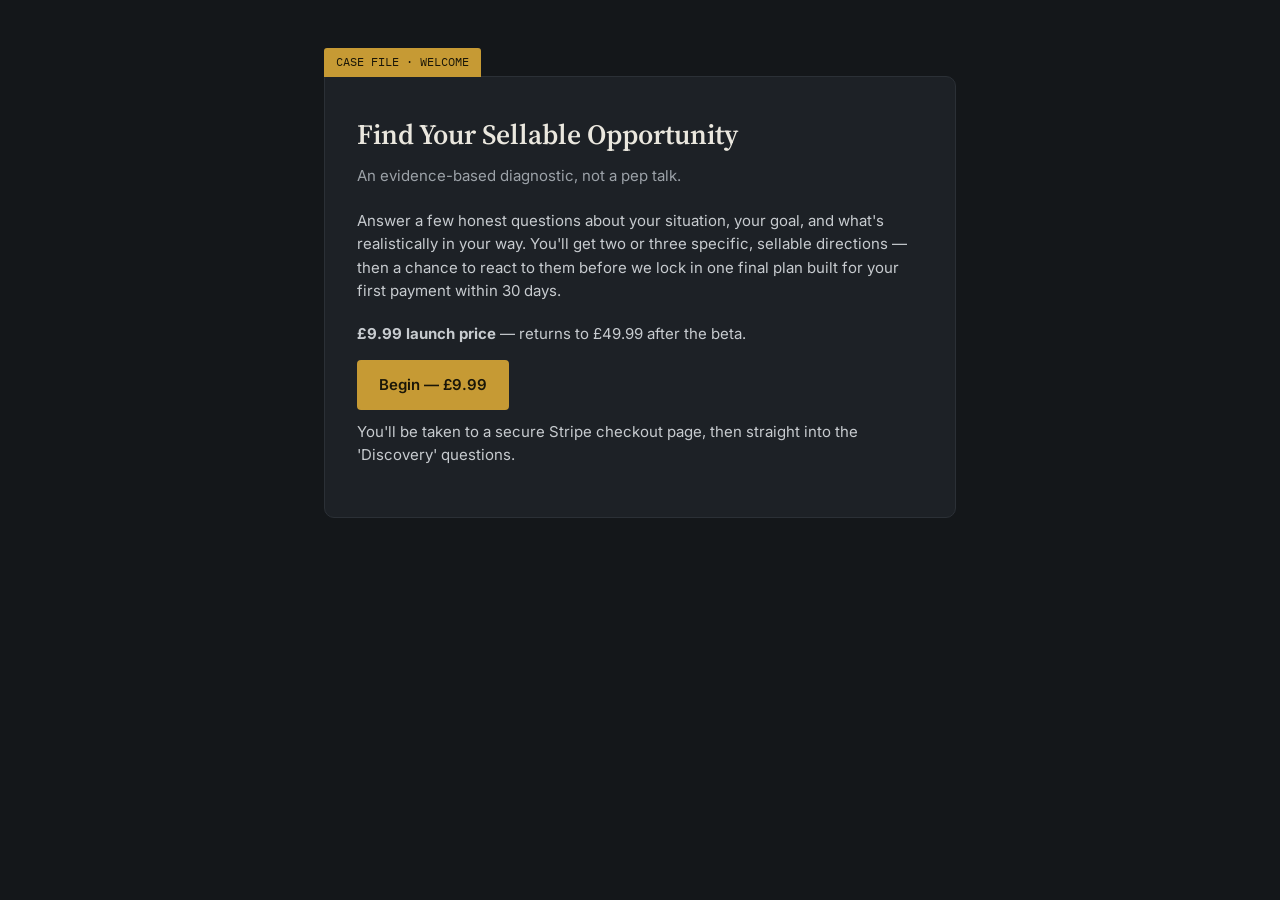
<file: index.html>
<!DOCTYPE html>
<html lang="en">
<head>
<meta charset="UTF-8">
<title>Anchor &amp; Clarity — Find Your Sellable Opportunity</title>
<meta name="viewport" content="width=device-width, initial-scale=1.0">
<link rel="preconnect" href="https://fonts.googleapis.com">
<link href="https://fonts.googleapis.com/css2?family=Source+Serif+4:opsz,wght@8..60,400;8..60,600&family=Inter:wght@400;500;600&family=IBM+Plex+Mono:wght@500;600&display=swap" rel="stylesheet">
<link rel="stylesheet" href="/assets/style.css">
</head>
<body>
<div class="shell">
  <span class="tab mono">CASE FILE · WELCOME</span>
  <div class="folder">
    <h1>Find Your Sellable Opportunity</h1>
    <div class="sub">An evidence-based diagnostic, not a pep talk.</div>
    <p>Answer a few honest questions about your situation, your goal, and what's realistically in your way. You'll get two or three specific, sellable directions — then a chance to react to them before we lock in one final plan built for your first payment within 30 days.</p>
    <p style="margin-top:20px;">
      <strong>£9.99 launch price</strong> — returns to £49.99 after the beta.
    </p>

    <!--
      TODO: Replace this href with your real Stripe Payment Link.
      After payment, set your Stripe link's confirmation page to
      redirect to /thank-you.html so the customer lands there next.
    -->
    <a class="btn btn-primary" href="https://buy.stripe.com/cNi28tgf95mYc553OicEw00">
      Begin — £9.99
    </a>
    <p class="note">You'll be taken to a secure Stripe checkout page, then straight into the 'Discovery' questions.</p>
  </div>
</div>
</body>
</html>
</file>
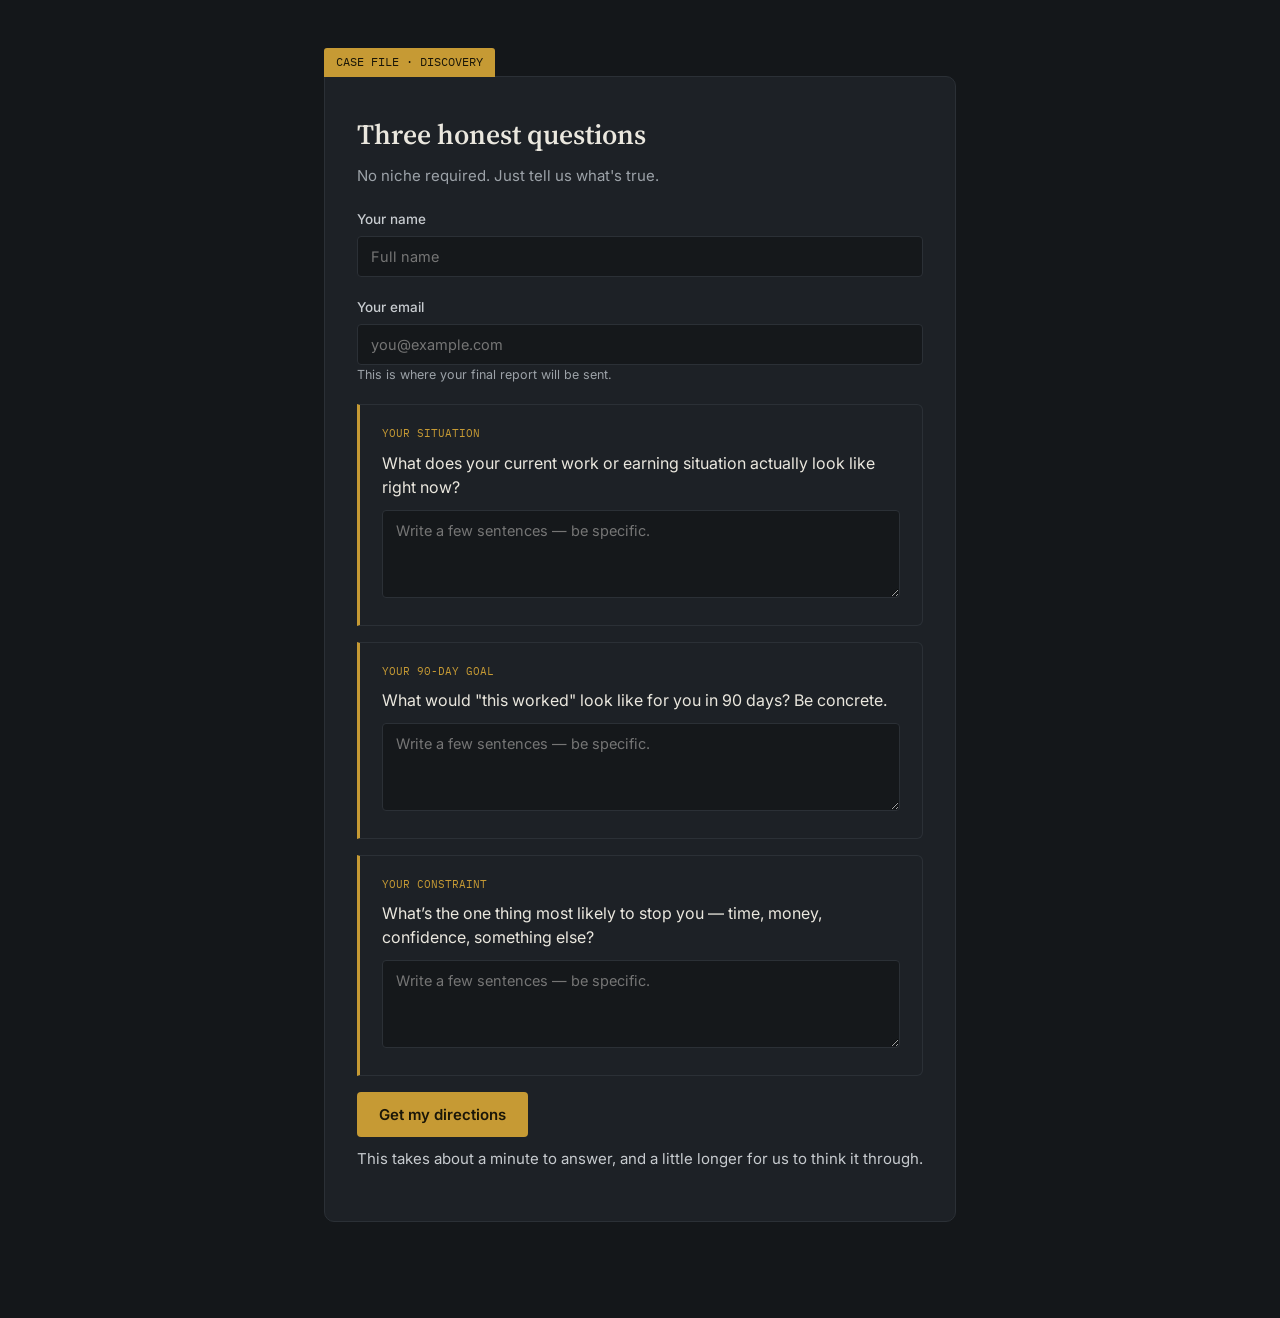
<file: discover.html>
<!DOCTYPE html>
<html lang="en">
<head>
<meta charset="UTF-8">
<title>Discovery — Anchor &amp; Clarity</title>
<meta name="viewport" content="width=device-width, initial-scale=1.0">
<link rel="preconnect" href="https://fonts.googleapis.com">
<link href="https://fonts.googleapis.com/css2?family=Source+Serif+4:opsz,wght@8..60,400;8..60,600&family=Inter:wght@400;500;600&family=IBM+Plex+Mono:wght@500;600&display=swap" rel="stylesheet">
<link rel="stylesheet" href="/assets/style.css">
</head>
<body>
<div class="shell" id="app"></div>

<script>
const FIELDS = [
  { key: 'situation', label: 'Your situation', hint: 'What does your current work or earning situation actually look like right now?', type: 'textarea' },
  { key: 'goal', label: 'Your 90-day goal', hint: 'What would "this worked" look like for you in 90 days? Be concrete.', type: 'textarea' },
  { key: 'constraint', label: 'Your constraint', hint: 'What\u2019s the one thing most likely to stop you \u2014 time, money, confidence, something else?', type: 'textarea' }
];

function renderForm(){
  const fields = FIELDS.map(f => `
    <div class="exhibit">
      <span class="exhibit-label">${f.label.toUpperCase()}</span>
      <div class="hint" style="margin-bottom:10px;">${f.hint}</div>
      <textarea data-key="${f.key}" placeholder="Write a few sentences \u2014 be specific."></textarea>
    </div>
  `).join('');

  document.getElementById('app').innerHTML = `
    <span class="tab mono">CASE FILE \u00b7 DISCOVERY</span>
    <div class="folder">
      <h1>Three honest questions</h1>
      <div class="sub">No niche required. Just tell us what's true.</div>

      <div class="field">
        <label for="customer_name">Your name</label>
        <input type="text" id="customer_name" placeholder="Full name">
      </div>
      <div class="field">
        <label for="customer_email">Your email</label>
        <input type="email" id="customer_email" placeholder="you@example.com">
        <div class="hint">This is where your final report will be sent.</div>
      </div>

      ${fields}

      <div id="error-msg" style="display:none;color:#E8B7A4;font-size:13.5px;margin-bottom:14px;"></div>

      <button class="btn btn-primary" id="submit-btn">Get my directions</button>
      <p class="note">This takes about a minute to answer, and a little longer for us to think it through.</p>
    </div>
  `;

  document.getElementById('submit-btn').onclick = handleSubmit;
}

function renderLoading(){
  document.getElementById('app').innerHTML = `
    <div class="loading">
      <div class="spinner"></div>
      <div class="mono">READING YOUR ANSWERS\u2026</div>
    </div>
  `;
}

async function handleSubmit(){
  const customer_name = document.getElementById('customer_name').value.trim();
  const customer_email = document.getElementById('customer_email').value.trim();
  const answers = {};
  document.querySelectorAll('textarea[data-key]').forEach(ta => {
    answers[ta.dataset.key] = ta.value.trim();
  });

  const errorEl = document.getElementById('error-msg');
  if(!customer_name || !customer_email || !answers.situation || !answers.goal || !answers.constraint){
    errorEl.textContent = 'Please fill in your name, email, and all three questions before continuing.';
    errorEl.style.display = 'block';
    return;
  }

  renderLoading();

  try{
    const response = await fetch('/.netlify/functions/generate-report', {
      method: 'POST',
      headers: { 'Content-Type': 'application/json' },
      body: JSON.stringify({
        customer_name,
        customer_email,
        situation: answers.situation,
        goal: answers.goal,
        constraint: answers.constraint
      })
    });

    const data = await response.json();

    if(!response.ok || data.status === 'error'){
      sessionStorage.setItem('ac_report_error', data.message || 'Something went wrong generating your report.');
      window.location.href = '/report.html';
      return;
    }

    sessionStorage.setItem('ac_current_report', JSON.stringify(data));
    window.location.href = '/report.html';
  }catch(err){
    sessionStorage.setItem('ac_report_error', 'Could not reach the server. Please try again.');
    window.location.href = '/report.html';
  }
}

renderForm();
</script>
</body>
</html>
</file>
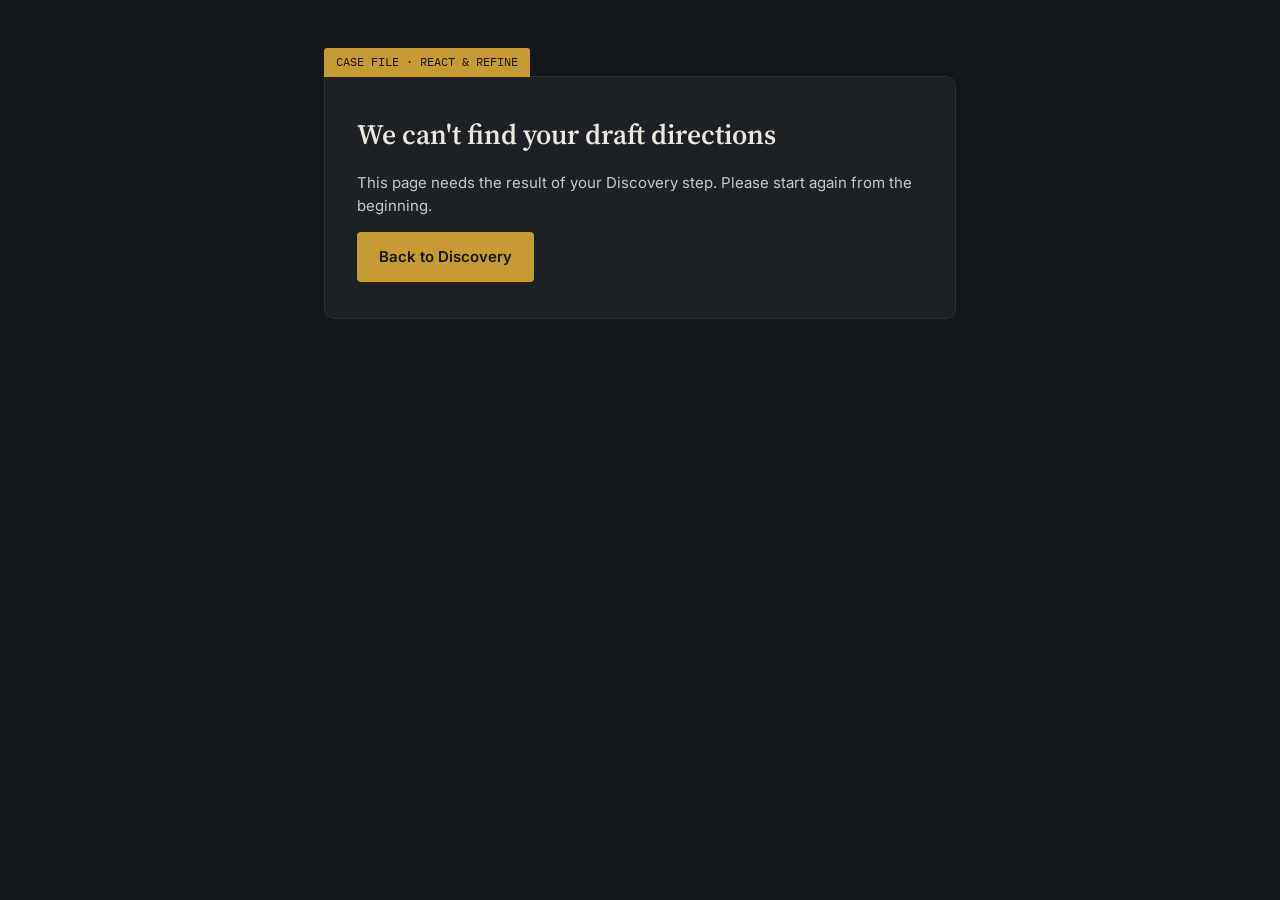
<file: refine.html>
<!DOCTYPE html>
<html lang="en">
<head>
<meta charset="UTF-8">
<title>React &amp; Refine — Anchor &amp; Clarity</title>
<meta name="viewport" content="width=device-width, initial-scale=1.0">
<link rel="preconnect" href="https://fonts.googleapis.com">
<link href="https://fonts.googleapis.com/css2?family=Source+Serif+4:opsz,wght@8..60,400;8..60,600&family=Inter:wght@400;500;600&family=IBM+Plex+Mono:wght@500;600&display=swap" rel="stylesheet">
<link rel="stylesheet" href="/assets/style.css">
</head>
<body>
<div class="shell" id="app"></div>

<script>
const CONSTRAINT_OPTIONS = [
  'No money to spend to get started',
  'Fewer than 5 hours a week available',
  'Can\u2019t work with the public directly',
  'No car or reliable transport',
  'A health issue limits how much I can commit to',
  'Need to stay anonymous / can\u2019t use my real name publicly'
];

let draft = null;
let verdicts = {}; // { directionName: 'yes' | 'maybe' | 'no' }

function loadDraft(){
  const raw = sessionStorage.getItem('ac_current_report');
  if(!raw){
    return null;
  }
  try{
    const parsed = JSON.parse(raw);
    if(!parsed.section_3_directions){
      return null;
    }
    return parsed;
  }catch(e){
    return null;
  }
}

function renderMissing(){
  document.getElementById('app').innerHTML = `
    <span class="tab mono">CASE FILE \u00b7 REACT &amp; REFINE</span>
    <div class="folder">
      <h1>We can't find your draft directions</h1>
      <p>This page needs the result of your Discovery step. Please start again from the beginning.</p>
      <a class="btn btn-primary" href="/discover.html">Back to Discovery</a>
    </div>
  `;
}

function renderForm(){
  const directionCards = draft.section_3_directions.map((d, i) => `
    <div class="exhibit" data-direction="${i}">
      <h3 style="margin:0 0 6px;">${escapeHtml(d.name)}</h3>
      <p style="font-size:14px;color:var(--ink-soft);margin:0 0 10px;">${escapeHtml(d.what_it_is)}</p>
      <div class="chip-row">
        <button type="button" class="chip" data-verdict="yes" data-i="${i}">YES</button>
        <button type="button" class="chip" data-verdict="maybe" data-i="${i}">MAYBE</button>
        <button type="button" class="chip" data-verdict="no" data-i="${i}">NO</button>
      </div>
      <div class="field" style="margin-top:12px;">
        <label>Why?</label>
        <textarea data-i="${i}" data-field="reason" placeholder="In your own words \u2014 why that reaction?"></textarea>
      </div>
      <div class="field">
        <label>Anything that would make this hard in practice?</label>
        <textarea data-i="${i}" data-field="difficulty" placeholder="Optional \u2014 leave blank if nothing comes to mind."></textarea>
      </div>
    </div>
  `).join('');

  const constraintChecks = CONSTRAINT_OPTIONS.map((label, i) => `
    <div class="checkbox-row">
      <input type="checkbox" id="c${i}" data-constraint-label="${escapeHtml(label)}">
      <label for="c${i}" style="margin:0;">${escapeHtml(label)}</label>
    </div>
  `).join('');

  document.getElementById('app').innerHTML = `
    <span class="tab mono">CASE FILE \u00b7 REACT &amp; REFINE</span>
    <div class="folder">
      <h1>React to your directions</h1>
      <div class="sub">Be honest \u2014 a real NO is more useful than a polite MAYBE.</div>
      <p>${escapeHtml(draft.draft_recommendation || '')}</p>
    </div>

    <div style="height:20px;"></div>
    ${directionCards}

    <div class="folder" style="margin-top:8px;">
      <h3 style="margin:0 0 14px;">Practical limits</h3>
      ${constraintChecks}
      <div class="field" style="margin-top:14px;">
        <label>Anything else that matters?</label>
        <textarea id="constraint-notes" placeholder="Optional free-text notes."></textarea>
      </div>

      <div id="error-msg" style="display:none;color:#E8B7A4;font-size:13.5px;margin-bottom:14px;"></div>
      <button class="btn btn-primary" id="submit-btn">Get my final opportunity</button>
    </div>
  `;

  document.querySelectorAll('.chip').forEach(chip => {
    chip.onclick = () => {
      const i = chip.dataset.i;
      const verdict = chip.dataset.verdict;
      verdicts[i] = verdict;
      document.querySelectorAll(`.chip[data-i="${i}"]`).forEach(c => {
        c.classList.remove('selected-yes','selected-maybe','selected-no');
      });
      chip.classList.add('selected-' + verdict);
    };
  });

  document.getElementById('submit-btn').onclick = handleSubmit;
}

function renderLoading(){
  document.getElementById('app').innerHTML = `
    <div class="loading">
      <div class="spinner"></div>
      <div class="mono">REFINING YOUR REPORT\u2026</div>
    </div>
  `;
}

function escapeHtml(str){
  return String(str == null ? '' : str)
    .replace(/&/g,'&amp;').replace(/</g,'&lt;').replace(/>/g,'&gt;');
}

async function handleSubmit(){
  const errorEl = document.getElementById('error-msg');
  const directions = draft.section_3_directions;

  const reactions = [];
  let missingVerdict = false;

  directions.forEach((d, i) => {
    const verdict = verdicts[i];
    if(!verdict) missingVerdict = true;
    const reasonEl = document.querySelector(`textarea[data-i="${i}"][data-field="reason"]`);
    const difficultyEl = document.querySelector(`textarea[data-i="${i}"][data-field="difficulty"]`);
    reactions.push({
      direction: d.name,
      verdict: verdict || '',
      reason: reasonEl ? reasonEl.value.trim() : '',
      difficulty: difficultyEl ? difficultyEl.value.trim() : ''
    });
  });

  if(missingVerdict){
    errorEl.textContent = 'Please give a YES, MAYBE, or NO for every direction.';
    errorEl.style.display = 'block';
    return;
  }

  const ticked = [];
  document.querySelectorAll('[data-constraint-label]').forEach(box => {
    if(box.checked) ticked.push(box.dataset.constraintLabel);
  });
  const notes = document.getElementById('constraint-notes').value.trim();

  renderLoading();

  try{
    const response = await fetch('/.netlify/functions/refine-report', {
      method: 'POST',
      headers: { 'Content-Type': 'application/json' },
      body: JSON.stringify({
        reference: draft.reference,
        customer_name: draft.customer_name,
        customer_email: draft.customer_email,
        original_directions: directions,
        reactions: reactions,
        constraints: { ticked, notes }
      })
    });

    const data = await response.json();

    if(!response.ok || data.status === 'error'){
      sessionStorage.setItem('ac_report_error', data.message || 'Something went wrong refining your report.');
      window.location.href = '/report.html';
      return;
    }

    sessionStorage.setItem('ac_current_report', JSON.stringify(data));
    window.location.href = '/report.html';
  }catch(err){
    sessionStorage.setItem('ac_report_error', 'Could not reach the server. Please try again.');
    window.location.href = '/report.html';
  }
}

draft = loadDraft();
if(!draft){
  renderMissing();
}else{
  renderForm();
}
</script>
</body>
</html>
</file>
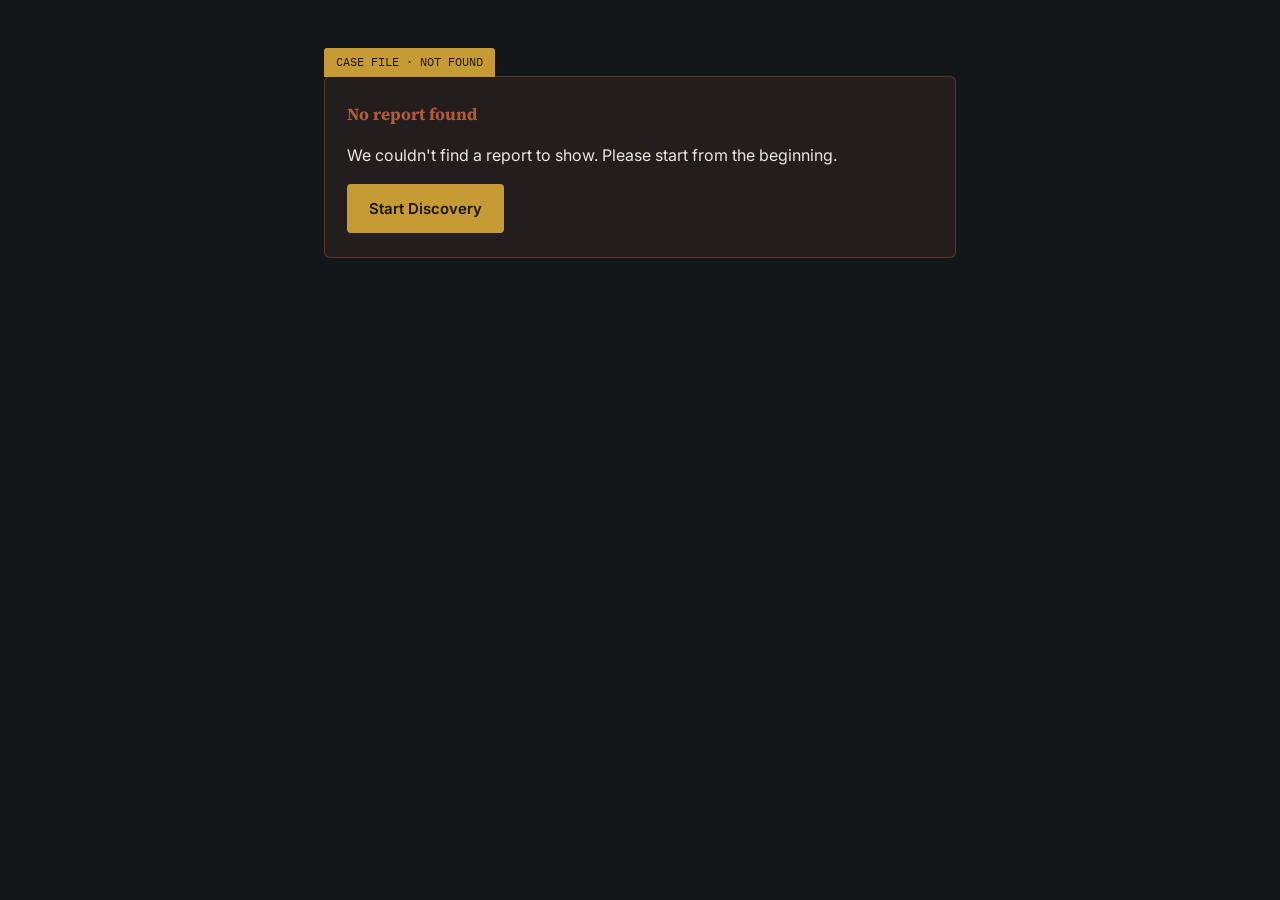
<file: report.html>
<!DOCTYPE html>
<html lang="en">
<head>
<meta charset="UTF-8">
<title>Your Report — Anchor &amp; Clarity</title>
<meta name="viewport" content="width=device-width, initial-scale=1.0">
<link rel="preconnect" href="https://fonts.googleapis.com">
<link href="https://fonts.googleapis.com/css2?family=Source+Serif+4:opsz,wght@8..60,400;8..60,600&family=Inter:wght@400;500;600&family=IBM+Plex+Mono:wght@500;600&display=swap" rel="stylesheet">
<link rel="stylesheet" href="/assets/style.css">
</head>
<body>
<div class="shell" id="app"></div>

<script>
// NOTE ON THE PASSCODE BELOW:
// This is a convenience gate only, so the "Send to customer" button
// isn't sitting there enabled by default. It is NOT real security \u2014
// anyone who opens the browser console could still call
// /.netlify/functions/send-report directly with recipient: "customer".
// For genuine protection, send-report.js itself would need a server-side
// check (e.g. a one-time approval token). Worth upgrading before this
// goes fully live with paying customers.
const REVIEWER_PASSCODE = '!Dreamline12';

function escapeHtml(str){
  return String(str == null ? '' : str)
    .replace(/&/g,'&amp;').replace(/</g,'&lt;').replace(/>/g,'&gt;');
}

function renderError(message){
  document.getElementById('app').innerHTML = `
    <span class="tab mono">CASE FILE \u00b7 ERROR</span>
    <div class="error-box">
      <h2>Something went wrong</h2>
      <p>${escapeHtml(message || 'We could not generate your report. No charge has been made for this attempt.')}</p>
      <div style="margin-top:16px;">
        <a class="btn btn-primary" href="/discover.html">Try again</a>
      </div>
    </div>
  `;
}

function renderNoReport(){
  document.getElementById('app').innerHTML = `
    <span class="tab mono">CASE FILE \u00b7 NOT FOUND</span>
    <div class="error-box">
      <h2>No report found</h2>
      <p>We couldn't find a report to show. Please start from the beginning.</p>
      <div style="margin-top:16px;">
        <a class="btn btn-primary" href="/discover.html">Start Discovery</a>
      </div>
    </div>
  `;
}

function renderDraft(report){
  const directions = (report.section_3_directions || []).map(d => `
    <div class="direction-card">
      <h3>${escapeHtml(d.name)}</h3>
      <p>${escapeHtml(d.what_it_is)}</p>
      <p><strong>Why it fits:</strong> ${escapeHtml(d.why_it_fits)}</p>
      <p><strong>First money move:</strong> ${escapeHtml(d.first_money_move)}</p>
      <p><strong>Honest risk:</strong> ${escapeHtml(d.honest_risk)}</p>
    </div>
  `).join('');

  const noticed = (report.section_2_what_we_noticed || []).map(n => `<li>${escapeHtml(n)}</li>`).join('');

  document.getElementById('app').innerHTML = `
    <div class="report-wrap">
      <div class="report-head">
        <h1 class="serif">Your Sellable Opportunity — Draft</h1>
        <div class="mono">${escapeHtml(report.reference)}</div>
      </div>
      <div class="report-body">
        <h2>What you told us</h2>
        <p><strong>Situation:</strong> ${escapeHtml(report.section_1_what_you_told_us.situation)}</p>
        <p><strong>Goal:</strong> ${escapeHtml(report.section_1_what_you_told_us.goal)}</p>
        <p><strong>Constraint:</strong> ${escapeHtml(report.section_1_what_you_told_us.constraint)}</p>

        <h2>What we noticed</h2>
        <ul>${noticed}</ul>

        <h2>Possible directions</h2>
        ${directions}

        <h2>Provisional leaning</h2>
        <p>${escapeHtml(report.draft_recommendation)}</p>
      </div>
    </div>
    ${sendControlsHtml()}
    <div style="margin-top:20px;">
      <a class="btn btn-primary" href="/refine.html">Continue to React &amp; Refine</a>
    </div>
  `;

  wireSendControls(report);
}

function renderFinal(report){
  const s4 = report.section_4_reaction_refined || {};
  const s5 = report.section_5_sellable_opportunity || {};
  const s6 = report.section_6_first_money_plan || {};
  const s7 = report.section_7_what_could_go_wrong || {};

  document.getElementById('app').innerHTML = `
    <div class="report-wrap">
      <div class="report-head">
        <h1 class="serif">Your Sellable Opportunity — Final</h1>
        <div class="mono">${escapeHtml(report.reference)}</div>
      </div>
      <div class="report-body">
        <h2>Your reactions</h2>
        <p><strong>Yes:</strong> ${escapeHtml((s4.yes || []).join(', ') || '\u2014')}</p>
        <p><strong>Maybe:</strong> ${escapeHtml((s4.maybe || []).join(', ') || '\u2014')}</p>
        <p><strong>No:</strong> ${escapeHtml((s4.no || []).join(', ') || '\u2014')}</p>
        <p>${escapeHtml(s4.how_reaction_changed_recommendation)}</p>

        <h2>Your sellable opportunity</h2>
        <div class="direction-card">
          <h3>${escapeHtml(s5.name)}</h3>
          <p>${escapeHtml(s5.one_sentence)}</p>
          <p><strong>Who pays:</strong> ${escapeHtml(s5.who_pays)}</p>
          <p><strong>What they pay for:</strong> ${escapeHtml(s5.what_they_pay_for)}</p>
          <p><strong>Why you:</strong> ${escapeHtml(s5.why_you)}</p>
        </div>

        <h2>First-money plan</h2>
        <p><strong>This week:</strong> ${escapeHtml(s6.step_1_this_week)}</p>
        <p><strong>Next week:</strong> ${escapeHtml(s6.step_2_next_week)}</p>
        <p><strong>Within 30 days:</strong> ${escapeHtml(s6.step_3_within_30_days)}</p>
        <p><strong>What first money looks like:</strong> ${escapeHtml(s6.what_first_money_looks_like)}</p>

        <h2>What could go wrong</h2>
        <p>${escapeHtml(s7.reason)}</p>
        <p><strong>Adjustment:</strong> ${escapeHtml(s7.adjustment)}</p>

        <h2>Next action</h2>
        <p>${escapeHtml(report.section_8_next_action)}</p>
      </div>
    </div>
    ${sendControlsHtml()}
  `;

  wireSendControls(report);
}

function sendControlsHtml(){
  return `
    <div class="folder" style="margin-top:20px;">
      <div id="send-status" class="note" style="display:none;margin-bottom:12px;"></div>
      <button class="btn btn-primary" id="send-reviewer-btn">Send to me for review</button>

      <div style="margin-top:24px;padding-top:20px;border-top:1px solid var(--panel-line);">
        <div id="unlock-row">
          <label style="display:block;font-size:13px;color:var(--ink-dim);margin-bottom:6px;">Reviewer passcode to unlock customer send</label>
          <div style="display:flex;gap:8px;">
            <input type="text" id="passcode-input" placeholder="Enter passcode" style="max-width:200px;">
            <button class="btn btn-ghost" id="unlock-btn">Unlock</button>
          </div>
        </div>
        <button class="btn btn-primary" id="send-customer-btn" style="display:none;margin-top:12px;">Send to customer</button>
      </div>
    </div>
  `;
}

function wireSendControls(report){
  const statusEl = document.getElementById('send-status');

  function showStatus(msg, isError){
    statusEl.style.display = 'block';
    statusEl.textContent = msg;
    statusEl.style.color = isError ? '#E8946E' : '#8FBFAF';
  }

  async function send(recipient, btn){
    btn.disabled = true;
    showStatus('Sending\u2026', false);
    try{
      const response = await fetch('/.netlify/functions/send-report', {
        method: 'POST',
        headers: { 'Content-Type': 'application/json' },
        body: JSON.stringify({ report, recipient })
      });
      const data = await response.json();
      if(!response.ok || data.status !== 'ok'){
        showStatus((data && data.message) || 'Could not send the email.', true);
      }else{
        showStatus(recipient === 'reviewer' ? 'Sent to your review inbox.' : 'Sent to the customer.', false);
      }
    }catch(err){
      showStatus('Could not reach the server.', true);
    }
    btn.disabled = false;
  }

  document.getElementById('send-reviewer-btn').onclick = function(){
    send('reviewer', this);
  };

  document.getElementById('unlock-btn').onclick = function(){
    const val = document.getElementById('passcode-input').value;
    if(val === REVIEWER_PASSCODE){
      document.getElementById('unlock-row').style.display = 'none';
      document.getElementById('send-customer-btn').style.display = 'inline-block';
    }else{
      showStatus('Incorrect passcode.', true);
    }
  };

  document.getElementById('send-customer-btn').onclick = function(){
    send('customer', this);
  };
}

// --- Entry point ---
const errorMsg = sessionStorage.getItem('ac_report_error');
if(errorMsg){
  sessionStorage.removeItem('ac_report_error');
  renderError(errorMsg);
}else{
  const raw = sessionStorage.getItem('ac_current_report');
  if(!raw){
    renderNoReport();
  }else{
    let report;
    try{
      report = JSON.parse(raw);
    }catch(e){
      renderError('Your saved report could not be read.');
      report = null;
    }
    if(report){
      if(report.status === 'error'){
        renderError(report.message);
      }else if(report.section_5_sellable_opportunity){
        renderFinal(report);
      }else if(report.section_3_directions){
        renderDraft(report);
      }else{
        renderError('This report is missing expected data.');
      }
    }
  }
}
</script>
</body>
</html>
</file>
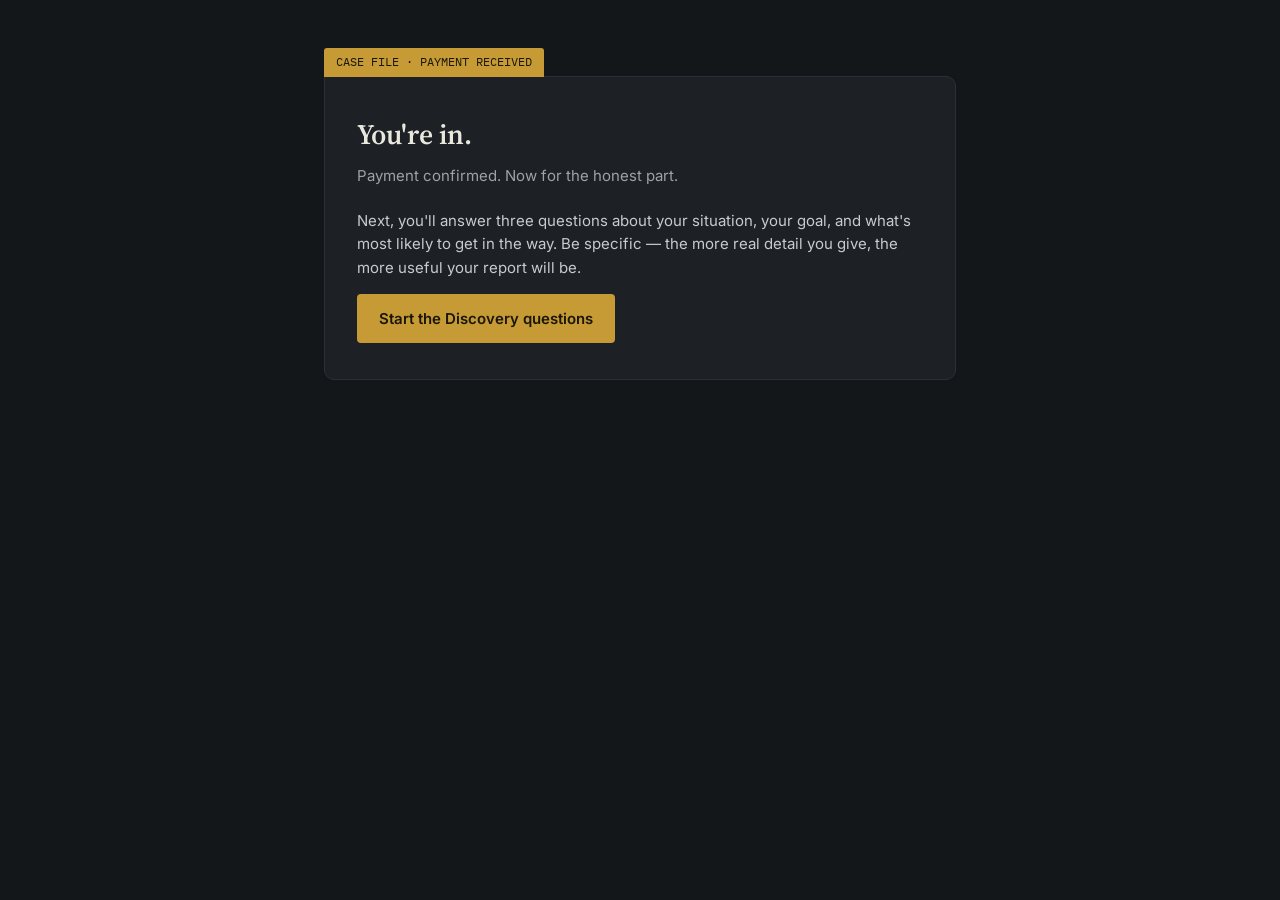
<file: thank-you.html>
<!DOCTYPE html>
<html lang="en">
<head>
<meta charset="UTF-8">
<title>Thank you — Anchor &amp; Clarity</title>
<meta name="viewport" content="width=device-width, initial-scale=1.0">
<link rel="preconnect" href="https://fonts.googleapis.com">
<link href="https://fonts.googleapis.com/css2?family=Source+Serif+4:opsz,wght@8..60,400;8..60,600&family=Inter:wght@400;500;600&family=IBM+Plex+Mono:wght@500;600&display=swap" rel="stylesheet">
<link rel="stylesheet" href="/assets/style.css">
</head>
<body>
<div class="shell">
  <span class="tab mono">CASE FILE · PAYMENT RECEIVED</span>
  <div class="folder">
    <h1>You're in.</h1>
    <div class="sub">Payment confirmed. Now for the honest part.</div>
    <p>Next, you'll answer three questions about your situation, your goal, and what's most likely to get in the way. Be specific — the more real detail you give, the more useful your report will be.</p>
    <a class="btn btn-primary" href="/discover.html">Start the Discovery questions</a>
  </div>
</div>
</body>
</html>
</file>
<file: assets/style.css>
:root{
  --bg:#14171A;
  --panel:#1D2126;
  --panel-line:#2B3036;
  --paper:#ECE7DA;
  --paper-line:#D8D0BC;
  --ink:#EAE7DE;
  --ink-soft:#C7CBCF;
  --ink-dim:#9CA2A8;
  --ink-on-paper:#221F1A;
  --ink-on-paper-dim:#6B6659;
  --ochre:#C69A34;
  --teal:#4E8B7C;
  --rust:#B15A3E;
}
*{box-sizing:border-box;}
body{
  margin:0;
  background:var(--bg);
  color:var(--ink);
  font-family:'Inter',system-ui,sans-serif;
  line-height:1.55;
  -webkit-font-smoothing:antialiased;
}
h1,h2,h3,.serif{font-family:'Source Serif 4',Georgia,serif;}
.mono{font-family:'IBM Plex Mono',monospace;}
a{color:inherit;}

.shell{max-width:680px;margin:0 auto;padding:48px 24px 96px;}

.tab{
  display:inline-block;
  background:var(--ochre);
  color:#1A1608;
  font-family:'IBM Plex Mono',monospace;
  font-size:12px;
  padding:5px 12px;
  border-radius:3px 3px 0 0;
  margin-bottom:-1px;
}
.folder{
  background:var(--panel);
  border:1px solid var(--panel-line);
  border-radius:2px 10px 10px 10px;
  padding:36px 32px;
}
.folder h1{font-size:28px;font-weight:600;margin:0 0 8px;}
.folder .sub{color:var(--ink-dim);font-size:15px;margin-bottom:22px;}
.folder p{font-size:15px;color:#C7CBCF;}

button, .btn{
  font-family:'Inter',sans-serif;
  font-weight:600;
  font-size:15px;
  padding:13px 22px;
  border-radius:4px;
  cursor:pointer;
  border:none;
  display:inline-block;
  text-decoration:none;
}
.btn-primary{background:var(--ochre);color:#1A1608;}
.btn-primary:hover{background:#D6A83E;}
.btn-primary:disabled{background:#4A4638;color:#8A8672;cursor:not-allowed;}
.btn-ghost{background:transparent;color:var(--ink-dim);border:1px solid var(--panel-line);}
.btn-ghost:hover{color:var(--ink);border-color:#3A4046;}

.field{margin-bottom:20px;}
.field label{
  display:block;font-size:13.5px;color:var(--ink-soft);margin-bottom:6px;font-weight:500;
}
.field .hint{font-size:12.5px;color:var(--ink-dim);margin-bottom:8px;}
input[type="text"], input[type="email"], textarea{
  width:100%;
  background:#15181B;
  border:1px solid var(--panel-line);
  border-radius:4px;
  color:var(--ink);
  font-family:'Inter',sans-serif;
  font-size:14.5px;
  padding:11px 13px;
}
textarea{min-height:88px;resize:vertical;}
input:focus, textarea:focus{outline:none;border-color:var(--ochre);}

.exhibit{
  background:var(--panel);
  border:1px solid var(--panel-line);
  border-left:3px solid var(--ochre);
  border-radius:0 6px 6px 0;
  padding:20px 22px;
  margin-bottom:16px;
}
.exhibit-label{font-family:'IBM Plex Mono',monospace;font-size:11px;color:var(--ochre);display:block;margin-bottom:8px;}

.loading{text-align:center;padding:100px 20px;color:var(--ink-dim);}
.spinner{
  width:28px;height:28px;border:2px solid var(--panel-line);border-top-color:var(--ochre);
  border-radius:50%;margin:0 auto 14px;animation:spin .9s linear infinite;
}
@keyframes spin{to{transform:rotate(360deg);}}

.report-wrap{
  background:var(--paper);color:var(--ink-on-paper);border-radius:6px;
  padding:40px 36px;box-shadow:0 20px 60px rgba(0,0,0,.35);
}
.report-head{
  display:flex;justify-content:space-between;align-items:flex-start;
  border-bottom:2px solid var(--ink-on-paper);padding-bottom:16px;margin-bottom:24px;
}
.report-head h1{font-size:21px;margin:0;}
.report-head .mono{font-size:11px;color:var(--ink-on-paper-dim);text-align:right;}
.report-body h2{font-size:17px;font-weight:600;margin:26px 0 10px;padding-bottom:5px;border-bottom:1px solid var(--paper-line);}
.report-body h2:first-child{margin-top:0;}
.report-body h3{font-size:15px;font-weight:600;margin:0 0 8px;}
.report-body p{font-size:14.5px;color:#2E2A24;margin:0 0 10px;}
.report-body ul{margin:0 0 12px;padding-left:20px;}
.report-body li{font-size:14.5px;color:#2E2A24;margin-bottom:6px;}
.direction-card{background:#F7F4EC;border:1px solid var(--paper-line);border-radius:5px;padding:16px 18px;margin-bottom:14px;}

.error-box{
  background:rgba(177,90,62,.1);border:1px solid rgba(177,90,62,.4);
  border-radius:6px;padding:24px 22px;color:var(--ink);
}
.error-box h2{color:var(--rust);font-size:17px;margin:0 0 8px;}

.chip-row{display:flex;gap:8px;flex-wrap:wrap;margin-bottom:6px;}
.chip{
  font-family:'IBM Plex Mono',monospace;font-size:12px;padding:6px 12px;border-radius:20px;
  border:1px solid var(--panel-line);color:var(--ink-soft);cursor:pointer;background:transparent;
}
.chip.selected-yes{background:rgba(78,139,124,.2);border-color:var(--teal);color:#BFE3D8;}
.chip.selected-maybe{background:rgba(198,154,52,.2);border-color:var(--ochre);color:#F0D896;}
.chip.selected-no{background:rgba(177,90,62,.2);border-color:var(--rust);color:#E8B7A4;}

.checkbox-row{display:flex;align-items:flex-start;gap:10px;margin-bottom:10px;font-size:14px;color:var(--ink-soft);}
.checkbox-row input{margin-top:3px;}

.note{font-size:13px;color:var(--ink-dim);margin-top:10px;}

@media (max-width:640px){
  .shell{padding:28px 16px 80px;}
  .folder,.report-wrap{padding:26px 20px;}
}
</file>
